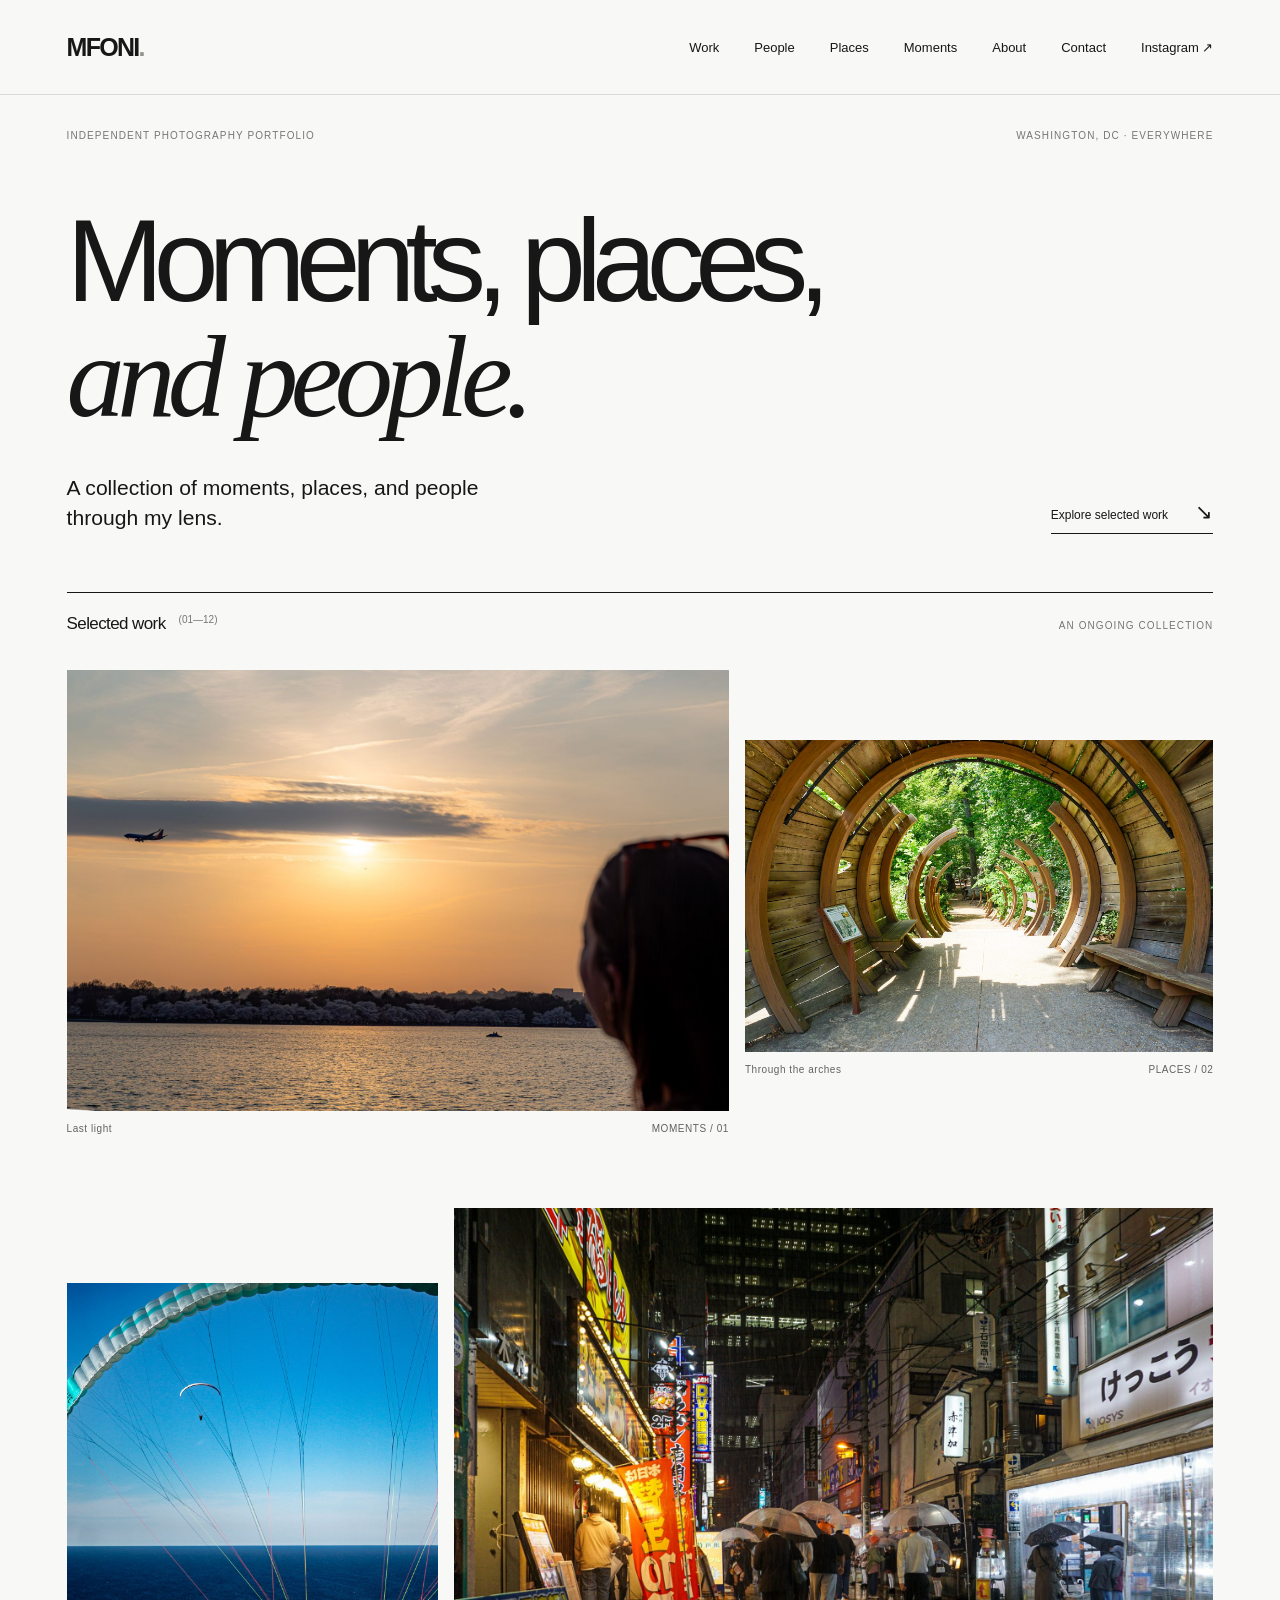
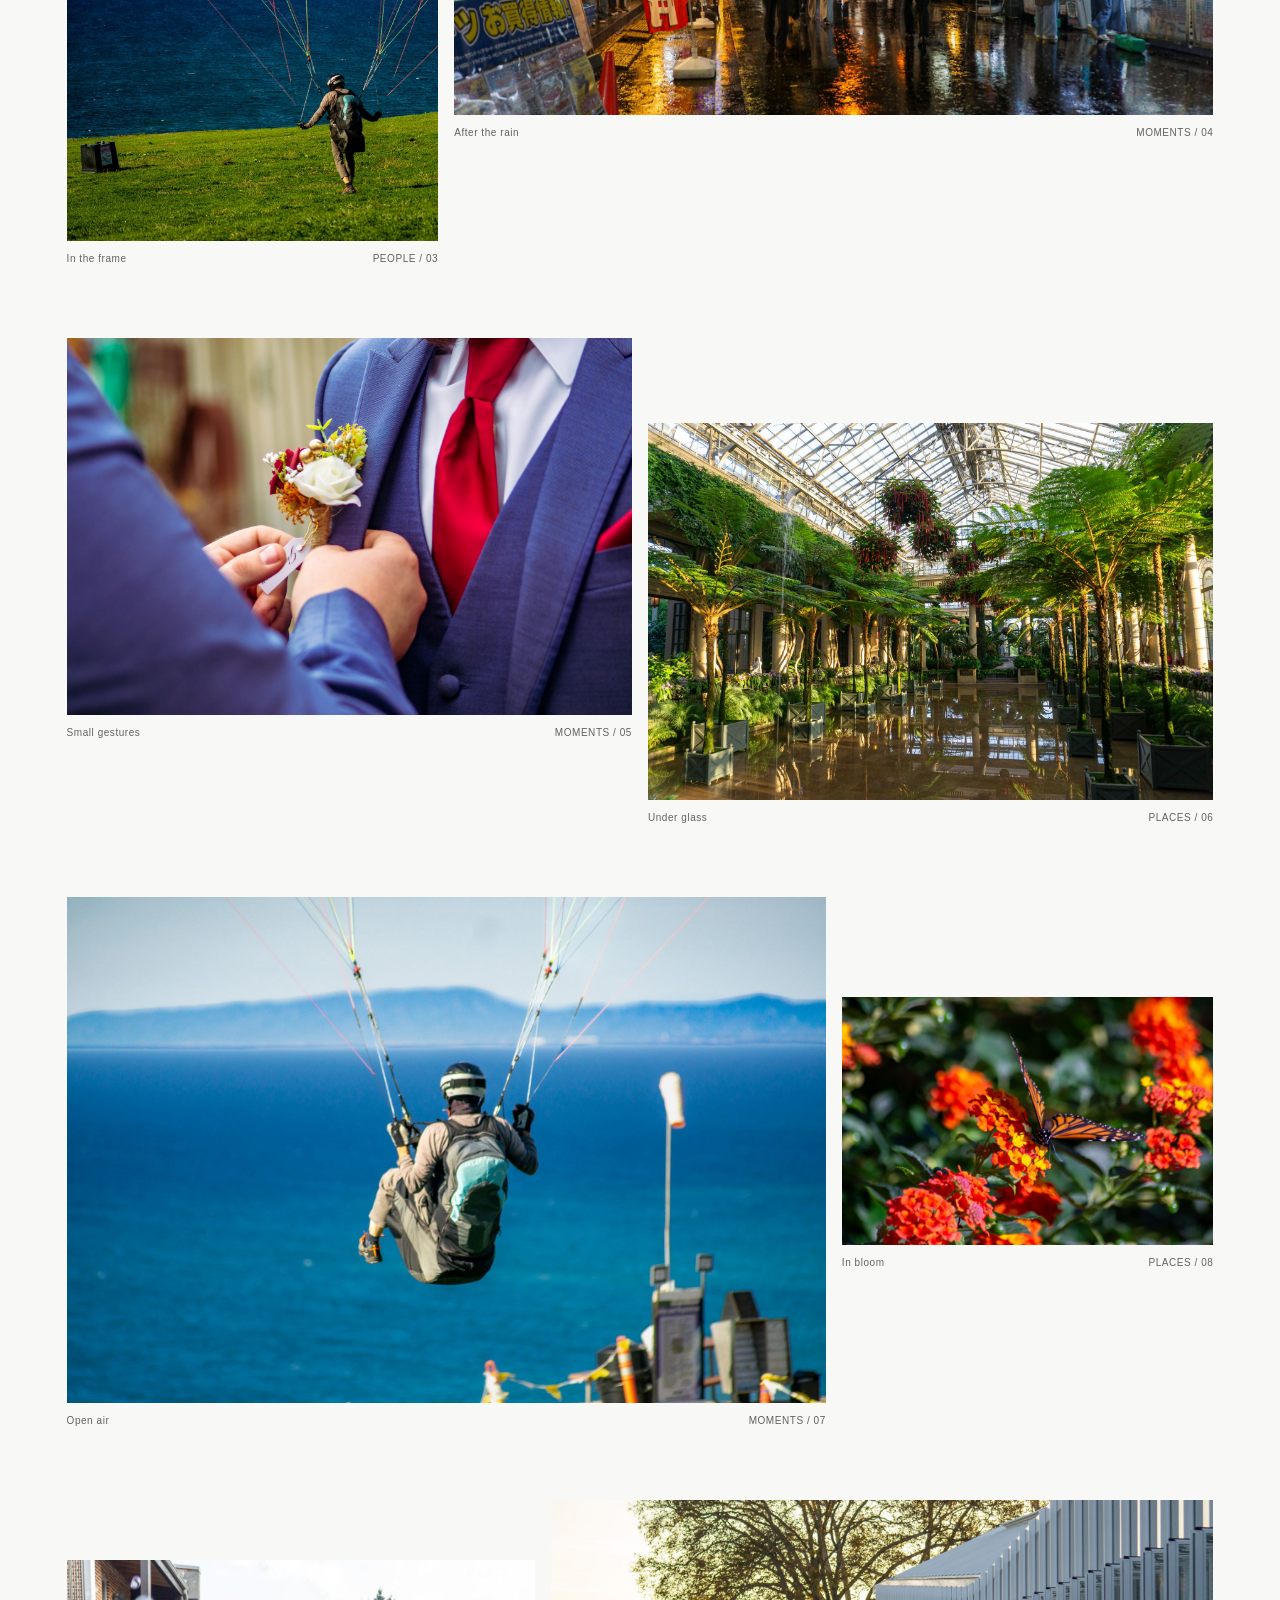
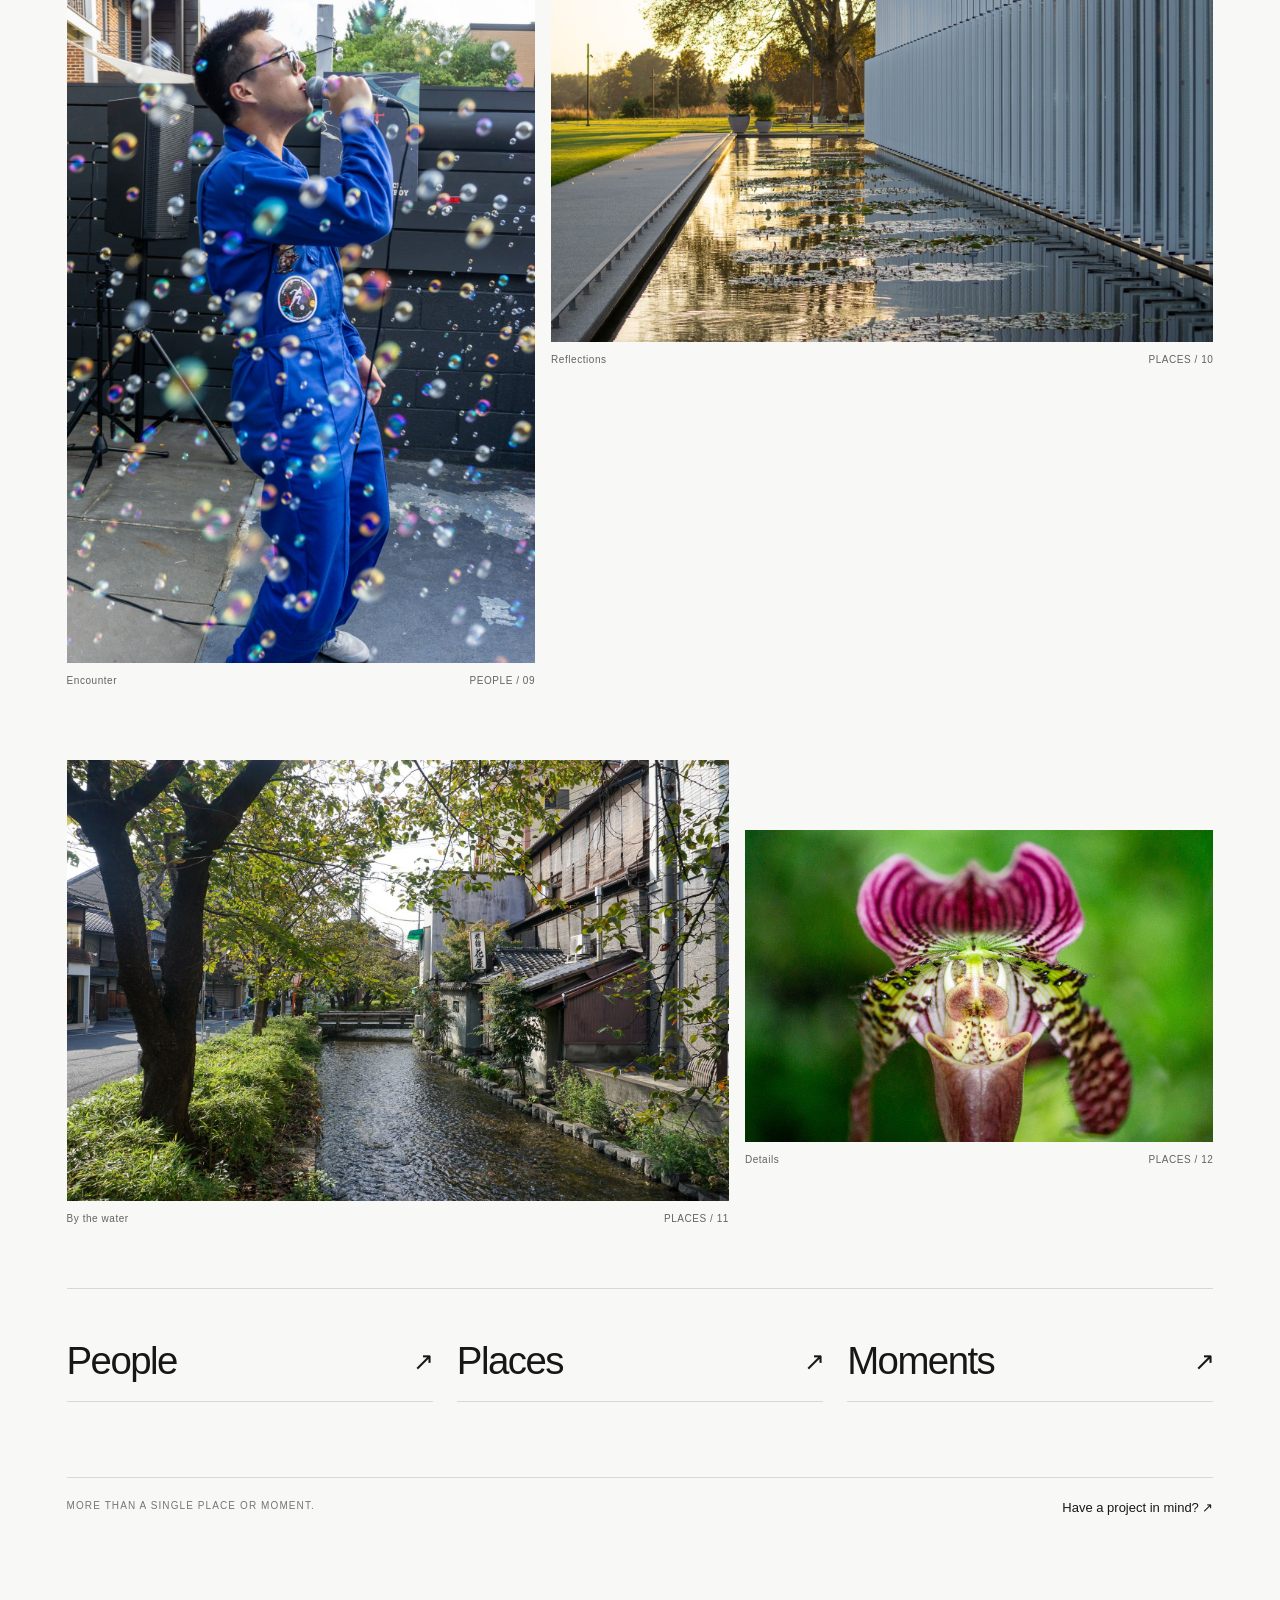
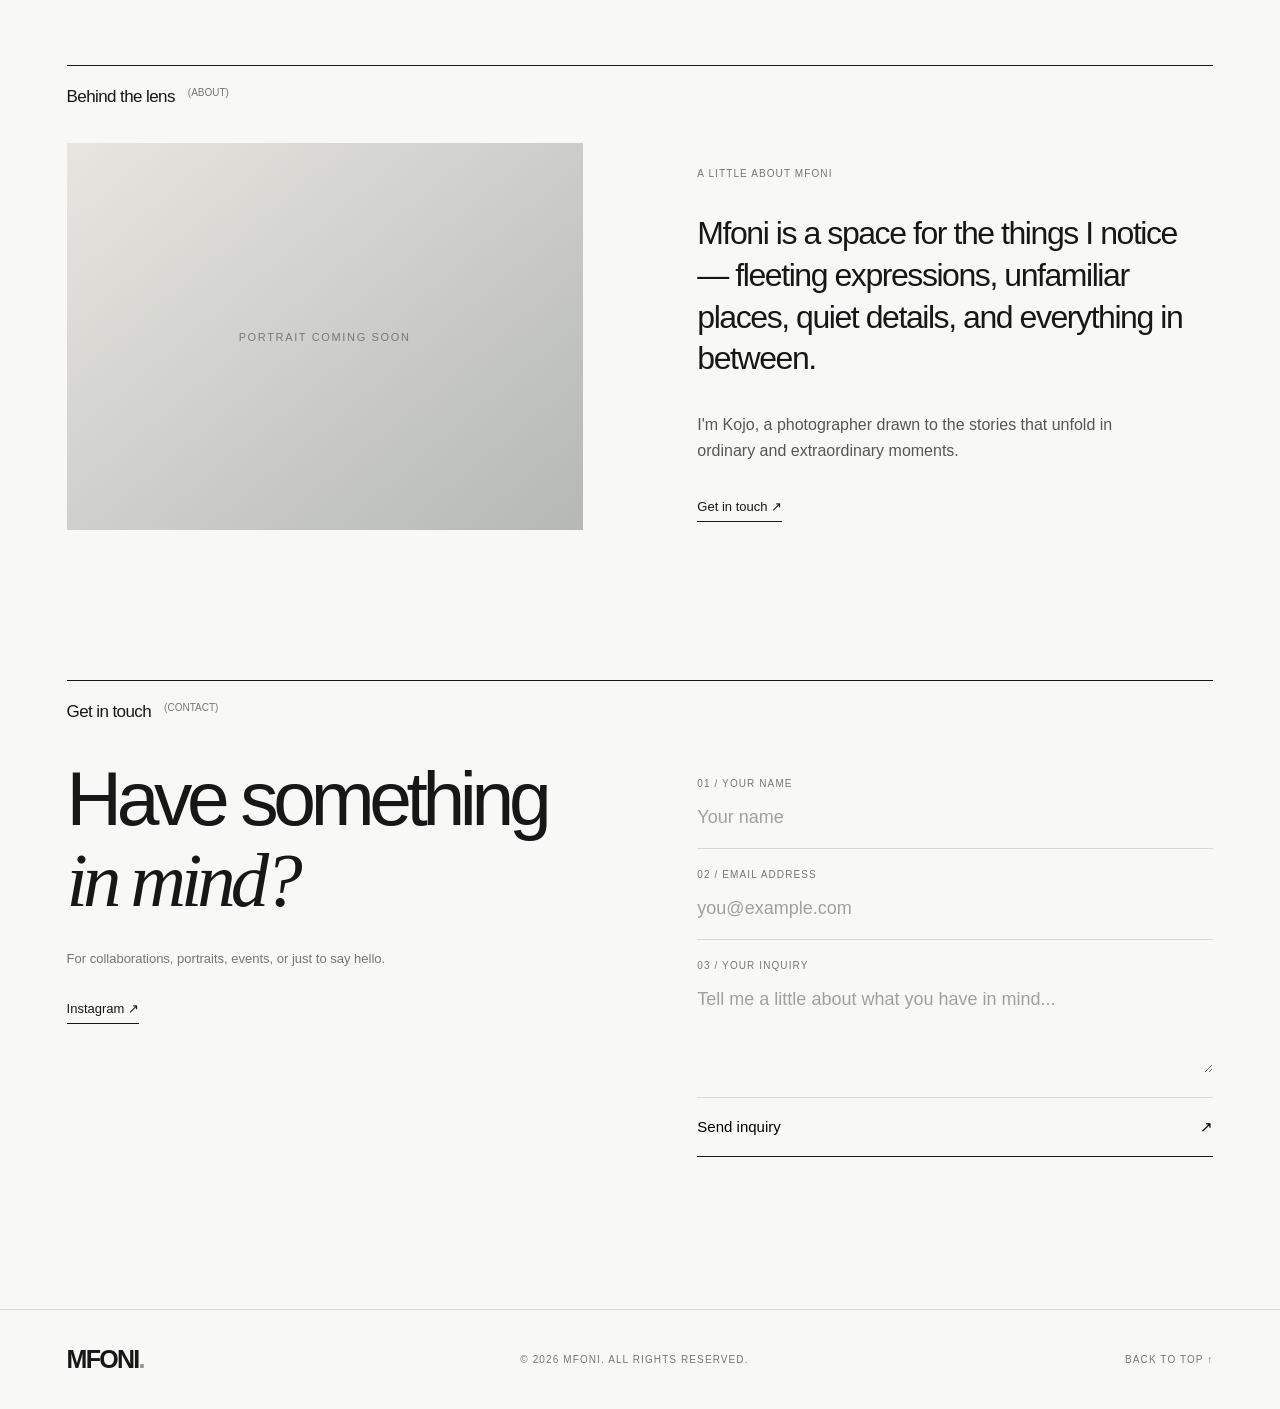
<file: index.html>
<!doctype html>
<html lang="en">
<head>
  <meta charset="utf-8">
  <meta name="viewport" content="width=device-width, initial-scale=1">
  <meta name="theme-color" content="#f8f8f6">
  <meta name="description" content="Mfoni — A collection of moments, places, and people through my lens.">
  <title>MFONI — Photography</title>
  <link rel="stylesheet" href="styles.css">
</head>

<body>
  <header class="site-header">
    <a class="brand" href="#home" aria-label="Mfoni home">
      MFONI<span class="brand-dot">.</span>
    </a>

    <button class="menu-toggle" aria-label="Toggle navigation" aria-expanded="false">
      Menu <span>+</span>
    </button>

    <nav class="nav" aria-label="Main navigation">
      <a href="#work">Work</a>
      <a href="people.html">People</a>
      <a href="places.html">Places</a>
      <a href="moments.html">Moments</a>
      <a href="#about">About</a>
      <a href="#contact">Contact</a>
      <a href="https://www.instagram.com/_mfoni/" target="_blank" rel="noopener noreferrer" aria-label="Mfoni Instagram">Instagram ↗</a>
    </nav>
  </header>

  <main id="home">

    <!-- INTRO -->
    <section class="intro" aria-labelledby="hero-heading">
      <div class="intro-meta">
        <span>INDEPENDENT PHOTOGRAPHY PORTFOLIO</span>
        <span>WASHINGTON, DC · EVERYWHERE</span>
      </div>

      <h1 id="hero-heading">
        Moments, places,<br>
        <em>and people.</em>
      </h1>

      <div class="intro-bottom">
        <p>A collection of moments, places, and people through my lens.</p>
        <a href="#work" class="down-link">
          Explore selected work <span aria-hidden="true">↘</span>
        </a>
      </div>
    </section>

    <!-- SELECTED WORK -->
    <section class="work section-wrap" id="work" aria-labelledby="work-heading">
      <div class="section-head">
        <h2 id="work-heading">
          Selected work<span class="sup">(01—12)</span>
        </h2>
        <span>AN ONGOING COLLECTION</span>
      </div>

      <!-- Populated by script.js -->
      <div class="gallery" id="gallery"></div>

      <!-- CATEGORY NAVIGATION -->
      <div class="category-links" aria-label="Explore photography categories">
        <a href="people.html">People <span>↗</span></a>
        <a href="places.html">Places <span>↗</span></a>
        <a href="moments.html">Moments <span>↗</span></a>
      </div>

      <div class="work-footer">
        <span>MORE THAN A SINGLE PLACE OR MOMENT.</span>
        <a href="#contact">Have a project in mind? ↗</a>
      </div>
    </section>

    <!-- ABOUT -->
    <section class="about section-wrap" id="about">
      <div class="section-head">
        <h2>Behind the lens<span class="sup">(ABOUT)</span></h2>
      </div>

      <div class="about-layout">
        <div class="about-image" role="img" aria-label="Placeholder portrait — replace with a photograph of the artist">
          <span>PORTRAIT COMING SOON</span>
        </div>

        <div class="about-copy">
          <span class="eyebrow">A LITTLE ABOUT MFONI</span>

          <p>
            Mfoni is a space for the things I notice — fleeting expressions,
            unfamiliar places, quiet details, and everything in between.
          </p>

          <p>
            I'm Kojo, a photographer drawn to the stories that unfold
            in ordinary and extraordinary moments.
          </p>

          <a href="#contact" class="text-link">Get in touch ↗</a>
        </div>
      </div>
    </section>

    <!-- CONTACT -->
    <section class="contact section-wrap" id="contact">
      <div class="section-head">
        <h2>Get in touch<span class="sup">(CONTACT)</span></h2>
      </div>

      <div class="contact-layout">
        <div>
          <p class="contact-lead">
            Have something<br>
            <em>in mind?</em>
          </p>

          <p class="contact-note">
            For collaborations, portraits, events, or just to say hello.
          </p>

          <a class="text-link" href="https://www.instagram.com/_mfoni/" target="_blank" rel="noopener noreferrer">
            Instagram ↗
          </a>
        </div>

        <form id="contact-form" action="" method="POST">
          <div class="form-field">
            <label for="name">01 / YOUR NAME</label>
            <input id="name" name="name" type="text" placeholder="Your name" autocomplete="name" required>
          </div>

          <div class="form-field">
            <label for="email">02 / EMAIL ADDRESS</label>
            <input id="email" name="email" type="email" placeholder="you@example.com" autocomplete="email" required>
          </div>

          <div class="form-field">
            <label for="message">03 / YOUR INQUIRY</label>
            <textarea id="message" name="message" rows="4" placeholder="Tell me a little about what you have in mind..." required></textarea>
          </div>

          <button class="submit-button" type="submit">
            Send inquiry <span>↗</span>
          </button>

          <p class="form-status" role="status" aria-live="polite"></p>
        </form>
      </div>
    </section>
  </main>

  <!-- FOOTER -->
  <footer class="footer">
    <a class="brand" href="#home">
      MFONI<span class="brand-dot">.</span>
    </a>

    <span>© <span id="year"></span> MFONI. ALL RIGHTS RESERVED.</span>

    <a href="#home">BACK TO TOP ↑</a>
  </footer>

  <!-- FULLSCREEN PHOTO VIEWER -->
  <dialog id="lightbox" class="lightbox" aria-label="Photograph viewer">
    <button class="lightbox-close" aria-label="Close viewer">×</button>
    <button class="lightbox-prev" aria-label="Previous photograph">←</button>
    <img alt="">
    <button class="lightbox-next" aria-label="Next photograph">→</button>
    <p class="lightbox-caption"></p>
  </dialog>

  <script src="script.js" defer></script>
</body>
</html>
</file>
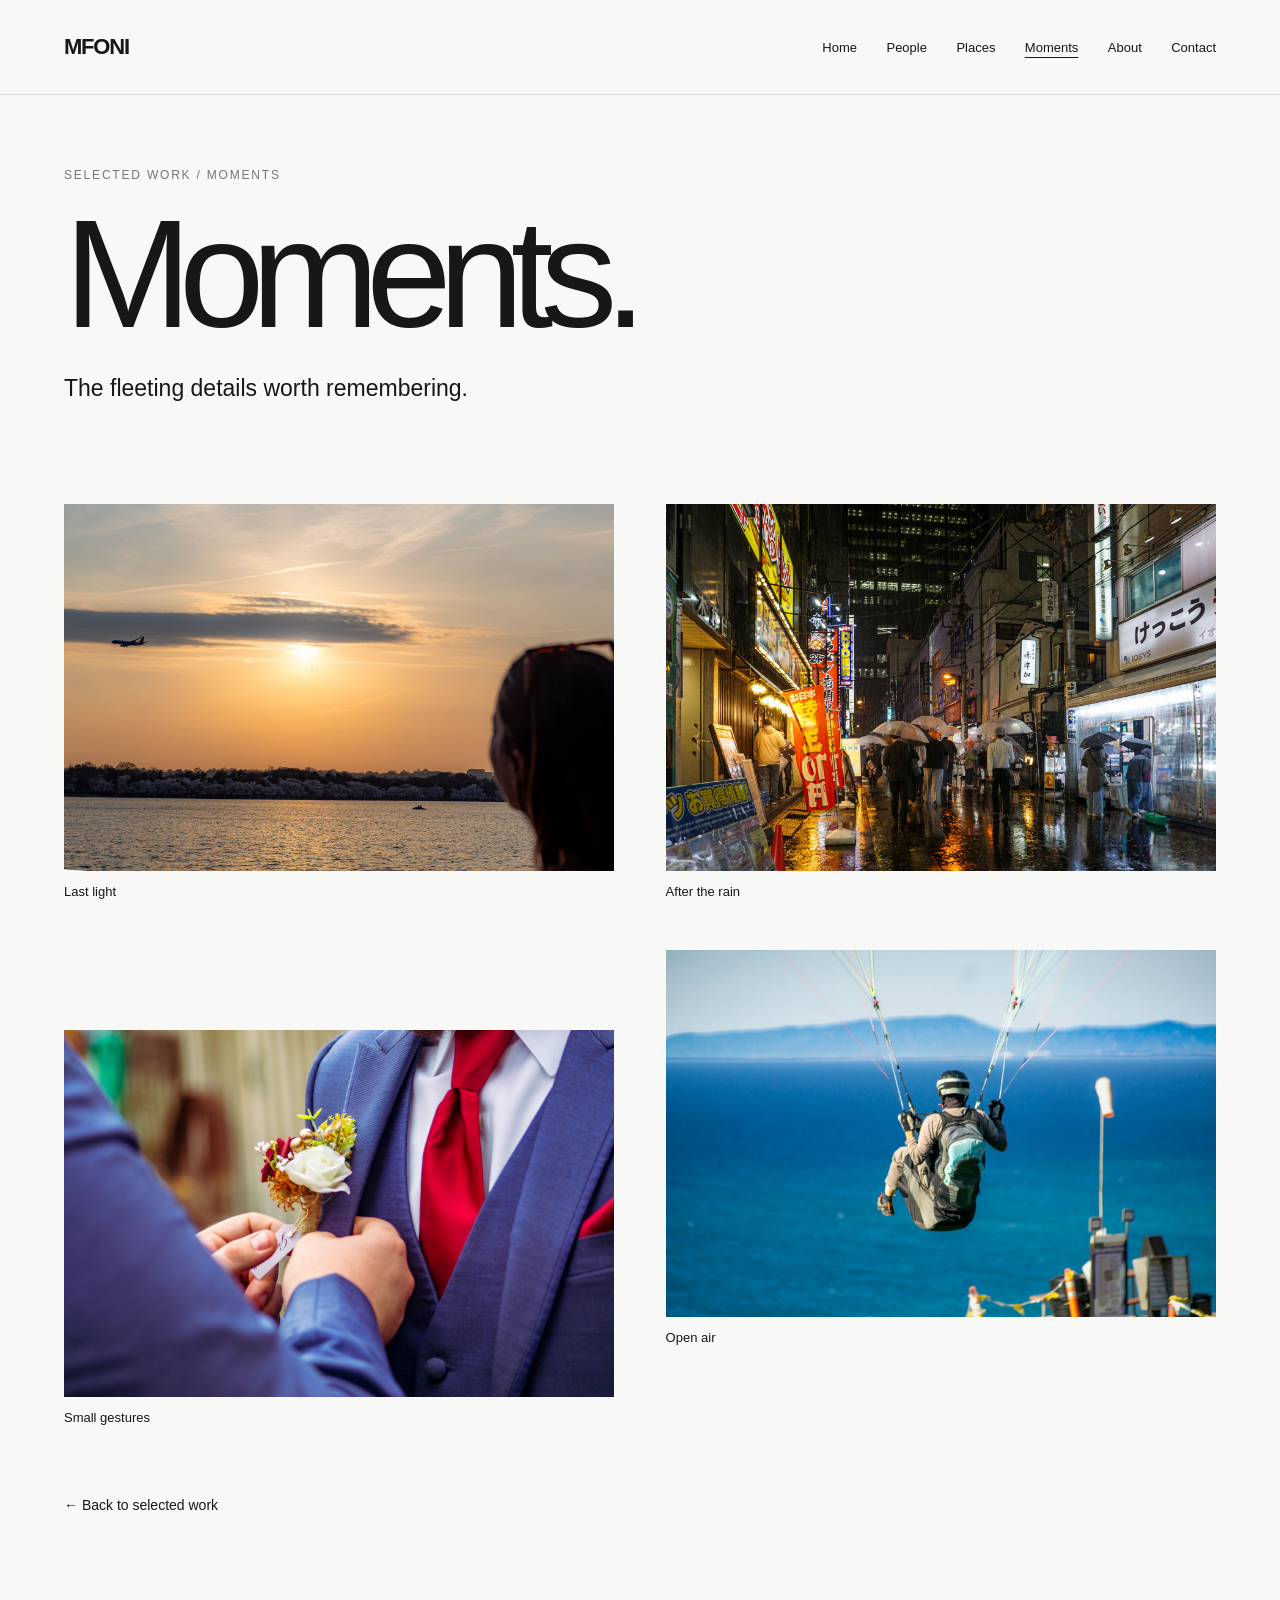
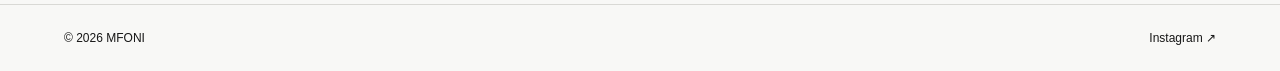
<file: moments.html>
<!doctype html>
<html lang="en"><head><meta charset="utf-8"><meta name="viewport" content="width=device-width, initial-scale=1"><meta name="description" content="Moments photography by MFONI."><title>Moments — MFONI</title><link rel="stylesheet" href="styles.css">
<style>
:root{--paper:#f8f8f6;--ink:#171717}*{box-sizing:border-box}body{margin:0;background:var(--paper);color:var(--ink);font-family:Arial,Helvetica,sans-serif}.site-header{padding:28px clamp(20px,5vw,76px);display:flex;align-items:center;justify-content:space-between;gap:24px;flex-wrap:wrap}.brand{font-size:22px;font-weight:750;letter-spacing:-.055em;text-decoration:none;color:inherit}.site-nav{display:flex;gap:clamp(14px,2.3vw,34px);flex-wrap:wrap}.site-nav a{font-size:13px;color:inherit;text-decoration:none}.site-nav a[aria-current]{text-decoration:underline;text-underline-offset:5px}main{padding:0 clamp(20px,5vw,76px) 90px}.intro{padding:70px 0 75px;max-width:900px}.eyebrow{font-size:12px;letter-spacing:.15em;text-transform:uppercase}h1{font-size:clamp(64px,12vw,170px);letter-spacing:-.085em;line-height:.9;margin:22px 0 28px;font-weight:500}.intro p{font-size:clamp(16px,2vw,23px);line-height:1.5;max-width:570px}.gallery-grid{display:grid;grid-template-columns:repeat(2,minmax(0,1fr));gap:clamp(20px,4vw,68px);align-items:start}.photo{padding:0;border:0;background:transparent;text-align:left;cursor:zoom-in;color:inherit;font:inherit}.photo img{width:100%;height:auto;display:block;object-fit:cover}.photo span{display:block;font-size:13px;margin-top:13px}.photo:nth-child(3n){margin-top:80px}.back{display:inline-block;margin-top:72px;color:inherit;text-underline-offset:4px;font-size:14px}footer{padding:26px clamp(20px,5vw,76px);border-top:1px solid #d9d9d5;display:flex;justify-content:space-between;gap:20px;font-size:12px}dialog{padding:0;border:0;background:#111;color:white;max-width:95vw;max-height:95vh}dialog::backdrop{background:rgba(0,0,0,.92)}.viewer{display:flex;flex-direction:column;align-items:center;padding:40px 20px 20px}.viewer img{max-width:88vw;max-height:75vh;object-fit:contain}.viewer button{position:absolute;top:10px;right:15px;background:none;border:0;color:white;font-size:28px;cursor:pointer}.viewer p{font-size:13px}@media(max-width:650px){.intro{padding:42px 0 50px}.gallery-grid{grid-template-columns:1fr;gap:34px}.photo:nth-child(3n){margin-top:0}.site-header{padding-top:20px}}
</style></head><body>
<header class="site-header"><a class="brand" href="index.html">MFONI</a><nav class="site-nav" aria-label="Main navigation"><a href="index.html">Home</a><a href="people.html" >People</a><a href="places.html" >Places</a><a href="moments.html" aria-current="page">Moments</a><a href="index.html#about">About</a><a href="index.html#contact">Contact</a></nav></header>
<main><section class="intro"><span class="eyebrow">Selected work / Moments</span><h1>Moments.</h1><p>The fleeting details worth remembering.</p></section><section class="gallery-grid" aria-label="Moments gallery"><button class="photo" type="button" data-src="images/163A0630.jpg" data-title="Last light" aria-label="View Last light"><img src="images/163A0630.jpg" alt="Last light" loading="lazy"><span>Last light</span></button>
<button class="photo" type="button" data-src="images/IMG_5953.jpg" data-title="After the rain" aria-label="View After the rain"><img src="images/IMG_5953.jpg" alt="After the rain" loading="lazy"><span>After the rain</span></button>
<button class="photo" type="button" data-src="images/DSC09219.jpg" data-title="Small gestures" aria-label="View Small gestures"><img src="images/DSC09219.jpg" alt="Small gestures" loading="lazy"><span>Small gestures</span></button>
<button class="photo" type="button" data-src="images/DSC09758.jpg" data-title="Open air" aria-label="View Open air"><img src="images/DSC09758.jpg" alt="Open air" loading="lazy"><span>Open air</span></button></section><a class="back" href="index.html">← Back to selected work</a></main>
<footer><span>© <span id="year"></span> MFONI</span><a href="https://www.instagram.com/_mfoni/" style="color:inherit">Instagram ↗</a></footer>
<dialog id="lightbox" aria-label="Photo viewer"><div class="viewer"><button type="button" id="close" aria-label="Close photo">×</button><img alt=""><p id="caption"></p></div></dialog>
<script>
document.getElementById('year').textContent=new Date().getFullYear();
const dialog=document.getElementById('lightbox');const viewer=dialog.querySelector('img');const caption=document.getElementById('caption');const cards=[...document.querySelectorAll('.photo')];let active=0;
function show(i){active=(i+cards.length)%cards.length;viewer.src=cards[active].dataset.src;viewer.alt=cards[active].dataset.title;caption.textContent=cards[active].dataset.title+' — '+(active+1)+' / '+cards.length;}
cards.forEach((card,i)=>card.addEventListener('click',()=>{show(i);dialog.showModal()}));
document.getElementById('close').addEventListener('click',()=>dialog.close());
document.addEventListener('keydown',e=>{if(!dialog.open)return;if(e.key==='ArrowRight')show(active+1);if(e.key==='ArrowLeft')show(active-1)});
dialog.addEventListener('click',e=>{if(e.target===dialog)dialog.close()});
</script></body></html>
</file>
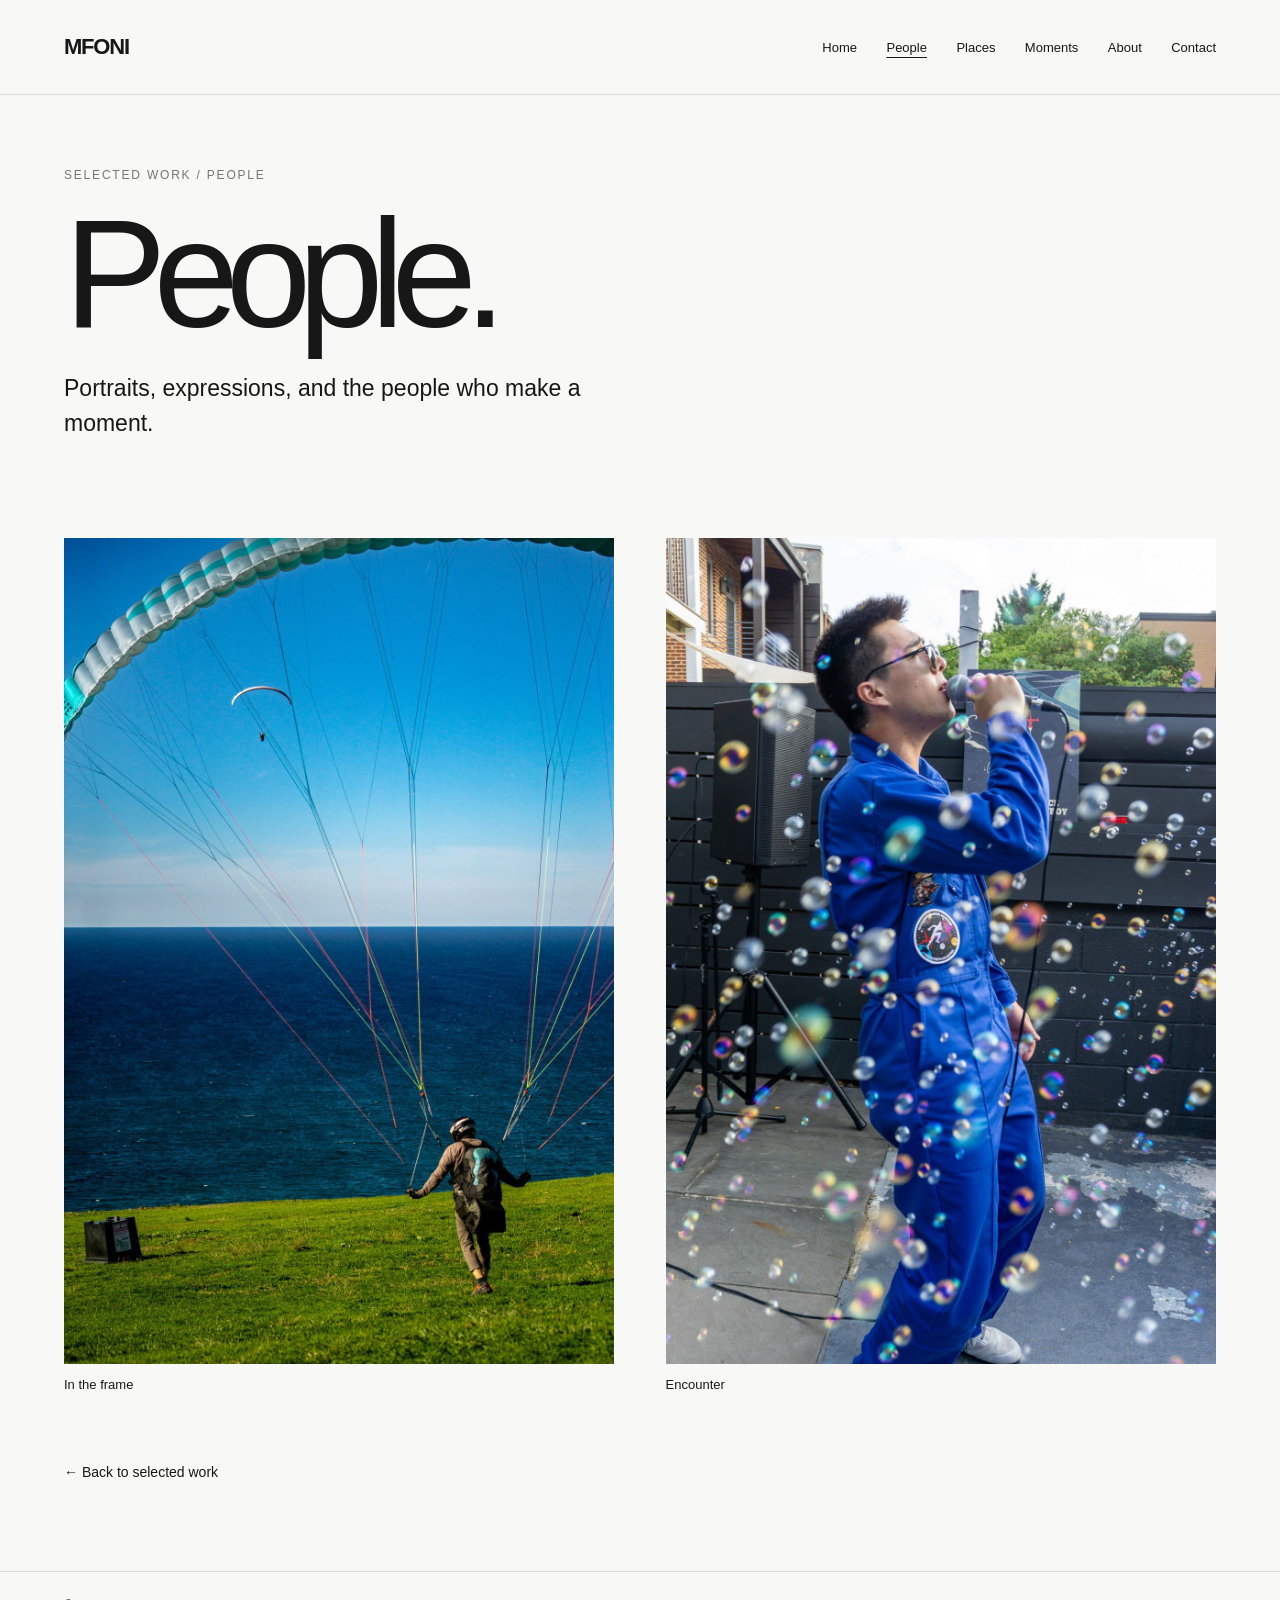
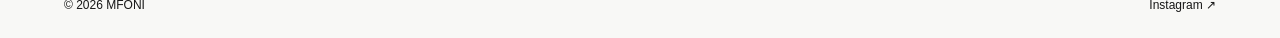
<file: people.html>
<!doctype html>
<html lang="en"><head><meta charset="utf-8"><meta name="viewport" content="width=device-width, initial-scale=1"><meta name="description" content="People photography by MFONI."><title>People — MFONI</title><link rel="stylesheet" href="styles.css">
<style>
:root{--paper:#f8f8f6;--ink:#171717}*{box-sizing:border-box}body{margin:0;background:var(--paper);color:var(--ink);font-family:Arial,Helvetica,sans-serif}.site-header{padding:28px clamp(20px,5vw,76px);display:flex;align-items:center;justify-content:space-between;gap:24px;flex-wrap:wrap}.brand{font-size:22px;font-weight:750;letter-spacing:-.055em;text-decoration:none;color:inherit}.site-nav{display:flex;gap:clamp(14px,2.3vw,34px);flex-wrap:wrap}.site-nav a{font-size:13px;color:inherit;text-decoration:none}.site-nav a[aria-current]{text-decoration:underline;text-underline-offset:5px}main{padding:0 clamp(20px,5vw,76px) 90px}.intro{padding:70px 0 75px;max-width:900px}.eyebrow{font-size:12px;letter-spacing:.15em;text-transform:uppercase}h1{font-size:clamp(64px,12vw,170px);letter-spacing:-.085em;line-height:.9;margin:22px 0 28px;font-weight:500}.intro p{font-size:clamp(16px,2vw,23px);line-height:1.5;max-width:570px}.gallery-grid{display:grid;grid-template-columns:repeat(2,minmax(0,1fr));gap:clamp(20px,4vw,68px);align-items:start}.photo{padding:0;border:0;background:transparent;text-align:left;cursor:zoom-in;color:inherit;font:inherit}.photo img{width:100%;height:auto;display:block;object-fit:cover}.photo span{display:block;font-size:13px;margin-top:13px}.photo:nth-child(3n){margin-top:80px}.back{display:inline-block;margin-top:72px;color:inherit;text-underline-offset:4px;font-size:14px}footer{padding:26px clamp(20px,5vw,76px);border-top:1px solid #d9d9d5;display:flex;justify-content:space-between;gap:20px;font-size:12px}dialog{padding:0;border:0;background:#111;color:white;max-width:95vw;max-height:95vh}dialog::backdrop{background:rgba(0,0,0,.92)}.viewer{display:flex;flex-direction:column;align-items:center;padding:40px 20px 20px}.viewer img{max-width:88vw;max-height:75vh;object-fit:contain}.viewer button{position:absolute;top:10px;right:15px;background:none;border:0;color:white;font-size:28px;cursor:pointer}.viewer p{font-size:13px}@media(max-width:650px){.intro{padding:42px 0 50px}.gallery-grid{grid-template-columns:1fr;gap:34px}.photo:nth-child(3n){margin-top:0}.site-header{padding-top:20px}}
</style></head><body>
<header class="site-header"><a class="brand" href="index.html">MFONI</a><nav class="site-nav" aria-label="Main navigation"><a href="index.html">Home</a><a href="people.html" aria-current="page">People</a><a href="places.html" >Places</a><a href="moments.html" >Moments</a><a href="index.html#about">About</a><a href="index.html#contact">Contact</a></nav></header>
<main><section class="intro"><span class="eyebrow">Selected work / People</span><h1>People.</h1><p>Portraits, expressions, and the people who make a moment.</p></section><section class="gallery-grid" aria-label="People gallery"><button class="photo" type="button" data-src="images/DSC09766.jpg" data-title="In the frame" aria-label="View In the frame"><img src="images/DSC09766.jpg" alt="In the frame" loading="lazy"><span>In the frame</span></button>
<button class="photo" type="button" data-src="images/DSC07727.jpg" data-title="Encounter" aria-label="View Encounter"><img src="images/DSC07727.jpg" alt="Encounter" loading="lazy"><span>Encounter</span></button></section><a class="back" href="index.html">← Back to selected work</a></main>
<footer><span>© <span id="year"></span> MFONI</span><a href="https://www.instagram.com/_mfoni/" style="color:inherit">Instagram ↗</a></footer>
<dialog id="lightbox" aria-label="Photo viewer"><div class="viewer"><button type="button" id="close" aria-label="Close photo">×</button><img alt=""><p id="caption"></p></div></dialog>
<script>
document.getElementById('year').textContent=new Date().getFullYear();
const dialog=document.getElementById('lightbox');const viewer=dialog.querySelector('img');const caption=document.getElementById('caption');const cards=[...document.querySelectorAll('.photo')];let active=0;
function show(i){active=(i+cards.length)%cards.length;viewer.src=cards[active].dataset.src;viewer.alt=cards[active].dataset.title;caption.textContent=cards[active].dataset.title+' — '+(active+1)+' / '+cards.length;}
cards.forEach((card,i)=>card.addEventListener('click',()=>{show(i);dialog.showModal()}));
document.getElementById('close').addEventListener('click',()=>dialog.close());
document.addEventListener('keydown',e=>{if(!dialog.open)return;if(e.key==='ArrowRight')show(active+1);if(e.key==='ArrowLeft')show(active-1)});
dialog.addEventListener('click',e=>{if(e.target===dialog)dialog.close()});
</script></body></html>
</file>
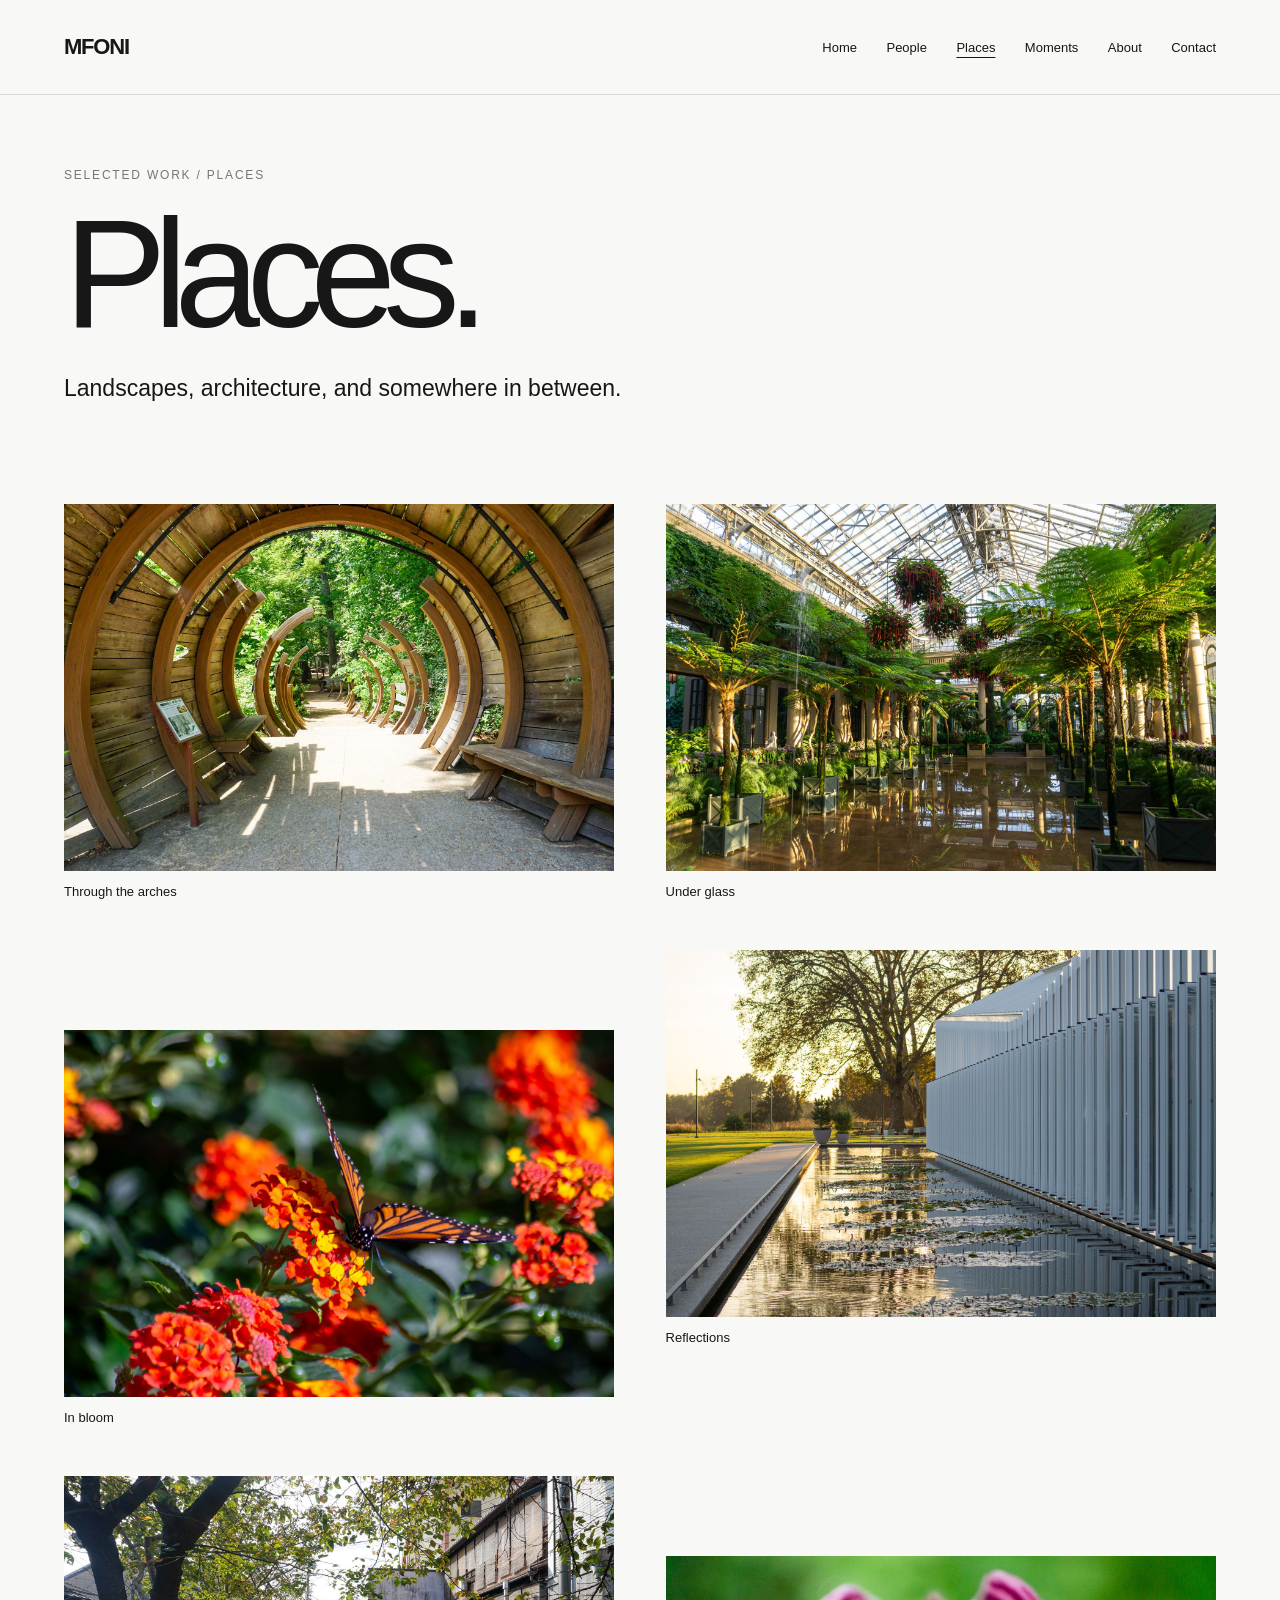
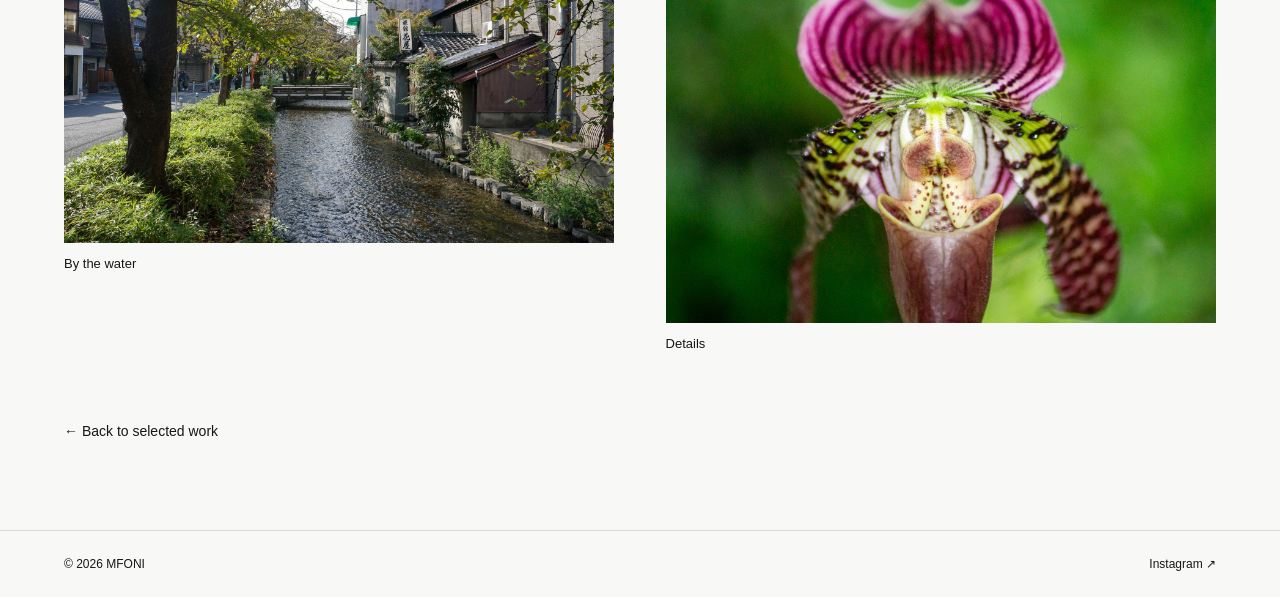
<file: places.html>
<!doctype html>
<html lang="en"><head><meta charset="utf-8"><meta name="viewport" content="width=device-width, initial-scale=1"><meta name="description" content="Places photography by MFONI."><title>Places — MFONI</title><link rel="stylesheet" href="styles.css">
<style>
:root{--paper:#f8f8f6;--ink:#171717}*{box-sizing:border-box}body{margin:0;background:var(--paper);color:var(--ink);font-family:Arial,Helvetica,sans-serif}.site-header{padding:28px clamp(20px,5vw,76px);display:flex;align-items:center;justify-content:space-between;gap:24px;flex-wrap:wrap}.brand{font-size:22px;font-weight:750;letter-spacing:-.055em;text-decoration:none;color:inherit}.site-nav{display:flex;gap:clamp(14px,2.3vw,34px);flex-wrap:wrap}.site-nav a{font-size:13px;color:inherit;text-decoration:none}.site-nav a[aria-current]{text-decoration:underline;text-underline-offset:5px}main{padding:0 clamp(20px,5vw,76px) 90px}.intro{padding:70px 0 75px;max-width:900px}.eyebrow{font-size:12px;letter-spacing:.15em;text-transform:uppercase}h1{font-size:clamp(64px,12vw,170px);letter-spacing:-.085em;line-height:.9;margin:22px 0 28px;font-weight:500}.intro p{font-size:clamp(16px,2vw,23px);line-height:1.5;max-width:570px}.gallery-grid{display:grid;grid-template-columns:repeat(2,minmax(0,1fr));gap:clamp(20px,4vw,68px);align-items:start}.photo{padding:0;border:0;background:transparent;text-align:left;cursor:zoom-in;color:inherit;font:inherit}.photo img{width:100%;height:auto;display:block;object-fit:cover}.photo span{display:block;font-size:13px;margin-top:13px}.photo:nth-child(3n){margin-top:80px}.back{display:inline-block;margin-top:72px;color:inherit;text-underline-offset:4px;font-size:14px}footer{padding:26px clamp(20px,5vw,76px);border-top:1px solid #d9d9d5;display:flex;justify-content:space-between;gap:20px;font-size:12px}dialog{padding:0;border:0;background:#111;color:white;max-width:95vw;max-height:95vh}dialog::backdrop{background:rgba(0,0,0,.92)}.viewer{display:flex;flex-direction:column;align-items:center;padding:40px 20px 20px}.viewer img{max-width:88vw;max-height:75vh;object-fit:contain}.viewer button{position:absolute;top:10px;right:15px;background:none;border:0;color:white;font-size:28px;cursor:pointer}.viewer p{font-size:13px}@media(max-width:650px){.intro{padding:42px 0 50px}.gallery-grid{grid-template-columns:1fr;gap:34px}.photo:nth-child(3n){margin-top:0}.site-header{padding-top:20px}}
</style></head><body>
<header class="site-header"><a class="brand" href="index.html">MFONI</a><nav class="site-nav" aria-label="Main navigation"><a href="index.html">Home</a><a href="people.html" >People</a><a href="places.html" aria-current="page">Places</a><a href="moments.html" >Moments</a><a href="index.html#about">About</a><a href="index.html#contact">Contact</a></nav></header>
<main><section class="intro"><span class="eyebrow">Selected work / Places</span><h1>Places.</h1><p>Landscapes, architecture, and somewhere in between.</p></section><section class="gallery-grid" aria-label="Places gallery"><button class="photo" type="button" data-src="images/IMG_3264.jpg" data-title="Through the arches" aria-label="View Through the arches"><img src="images/IMG_3264.jpg" alt="Through the arches" loading="lazy"><span>Through the arches</span></button>
<button class="photo" type="button" data-src="images/DSC08057.jpg" data-title="Under glass" aria-label="View Under glass"><img src="images/DSC08057.jpg" alt="Under glass" loading="lazy"><span>Under glass</span></button>
<button class="photo" type="button" data-src="images/DSC07982.jpg" data-title="In bloom" aria-label="View In bloom"><img src="images/DSC07982.jpg" alt="In bloom" loading="lazy"><span>In bloom</span></button>
<button class="photo" type="button" data-src="images/DSC08096.jpg" data-title="Reflections" aria-label="View Reflections"><img src="images/DSC08096.jpg" alt="Reflections" loading="lazy"><span>Reflections</span></button>
<button class="photo" type="button" data-src="images/IMG_6285.jpg" data-title="By the water" aria-label="View By the water"><img src="images/IMG_6285.jpg" alt="By the water" loading="lazy"><span>By the water</span></button>
<button class="photo" type="button" data-src="images/DSC08092.jpg" data-title="Details" aria-label="View Details"><img src="images/DSC08092.jpg" alt="Details" loading="lazy"><span>Details</span></button></section><a class="back" href="index.html">← Back to selected work</a></main>
<footer><span>© <span id="year"></span> MFONI</span><a href="https://www.instagram.com/_mfoni/" style="color:inherit">Instagram ↗</a></footer>
<dialog id="lightbox" aria-label="Photo viewer"><div class="viewer"><button type="button" id="close" aria-label="Close photo">×</button><img alt=""><p id="caption"></p></div></dialog>
<script>
document.getElementById('year').textContent=new Date().getFullYear();
const dialog=document.getElementById('lightbox');const viewer=dialog.querySelector('img');const caption=document.getElementById('caption');const cards=[...document.querySelectorAll('.photo')];let active=0;
function show(i){active=(i+cards.length)%cards.length;viewer.src=cards[active].dataset.src;viewer.alt=cards[active].dataset.title;caption.textContent=cards[active].dataset.title+' — '+(active+1)+' / '+cards.length;}
cards.forEach((card,i)=>card.addEventListener('click',()=>{show(i);dialog.showModal()}));
document.getElementById('close').addEventListener('click',()=>dialog.close());
document.addEventListener('keydown',e=>{if(!dialog.open)return;if(e.key==='ArrowRight')show(active+1);if(e.key==='ArrowLeft')show(active-1)});
dialog.addEventListener('click',e=>{if(e.target===dialog)dialog.close()});
</script></body></html>
</file>
<file: styles.css>
:root{--paper:#f8f8f6;--ink:#171717;--muted:#767671;--line:#d9d9d4}*{box-sizing:border-box}html{scroll-behavior:smooth}body{margin:0;background:var(--paper);color:var(--ink);font-family:Arial,Helvetica,sans-serif;-webkit-font-smoothing:antialiased}a{color:inherit;text-decoration:none}button,input,textarea{font:inherit}button{cursor:pointer}.site-header{height:95px;padding:0 5.2%;display:flex;justify-content:space-between;align-items:center;border-bottom:1px solid var(--line);background:var(--paper);position:relative;z-index:20}.brand{font-weight:800;font-size:25px;letter-spacing:-1.7px}.brand-dot{color:#92928d}.nav{display:flex;gap:35px;align-items:center;font-size:13px}.nav a:hover,.text-link:hover{opacity:.5}.menu-toggle{display:none}.intro{padding:35px 5.2% 58px}.intro-meta,.section-head,.eyebrow,.work-footer,.footer,.contact-note,.form-field label{font-size:10px;letter-spacing:.11em}.intro-meta{display:flex;justify-content:space-between;color:var(--muted)}h1{font-size:clamp(60px,9.1vw,155px);font-weight:300;letter-spacing:-.085em;line-height:.99;margin:63px 0 38px}h1 em,.contact-lead em{font-family:Georgia,serif;font-weight:400;letter-spacing:-.065em}.intro-bottom{display:flex;align-items:end;justify-content:space-between;gap:20px}.intro-bottom p{font-size:clamp(16px,1.65vw,23px);max-width:445px;line-height:1.45;margin:0}.down-link{font-size:12px;border-bottom:1px solid var(--ink);padding-bottom:9px;white-space:nowrap}.down-link span{font-size:21px;margin-left:24px}.section-wrap{padding:0 5.2%}.section-head{display:flex;justify-content:space-between;align-items:baseline;border-top:1px solid var(--ink);padding:21px 0 36px}.section-head h2{font-size:17px;font-weight:500;letter-spacing:-.035em;margin:0}.sup{font-size:10px;color:var(--muted);margin-left:13px;vertical-align:top;letter-spacing:0}.section-head>span{color:var(--muted)}.gallery{display:grid;grid-template-columns:repeat(12,minmax(0,1fr));column-gap:16px;row-gap:74px;align-items:start}.photo-card{margin:0;min-width:0;cursor:zoom-in}.photo-card img{display:block;width:100%;height:auto;aspect-ratio:var(--ratio,4/3);object-fit:cover;background:#deded9;transition:filter .3s,transform .4s}.photo-card:hover img{filter:brightness(.9)}.photo-card figcaption{display:flex;justify-content:space-between;gap:8px;padding-top:12px;font-size:10px;letter-spacing:.055em;color:#62625e}.photo-card:nth-child(10n+1){grid-column:span 7}.photo-card:nth-child(10n+2){grid-column:span 5;margin-top:70px}.photo-card:nth-child(10n+3){grid-column:span 4;margin-top:75px}.photo-card:nth-child(10n+4){grid-column:span 8}.photo-card:nth-child(10n+5){grid-column:span 6}.photo-card:nth-child(10n+6){grid-column:span 6;margin-top:85px}.photo-card:nth-child(10n+7){grid-column:span 8}.photo-card:nth-child(10n+8){grid-column:span 4;margin-top:100px}.photo-card:nth-child(10n+9){grid-column:span 5;margin-top:60px}.photo-card:nth-child(10n+10){grid-column:span 7}.work-footer{display:flex;justify-content:space-between;gap:15px;margin:75px 0 150px;padding-top:22px;border-top:1px solid var(--line)}.work-footer span{color:var(--muted)}.work-footer a{font-size:13px;letter-spacing:0}.about{padding-bottom:150px}.about-layout{display:grid;grid-template-columns:1fr 1fr;gap:10%}.about-image{aspect-ratio:4/3;background:linear-gradient(140deg,#e7e5e0,#b5b8b5);display:grid;place-items:center;color:#777;font-size:11px;letter-spacing:.15em}.about-copy{padding-top:20px}.eyebrow{color:var(--muted)}.about-copy p{font-size:clamp(20px,2.5vw,37px);letter-spacing:-.045em;line-height:1.3}.about-copy p+p{font-size:16px;letter-spacing:0;line-height:1.65;max-width:440px;color:#565652}.text-link{font-size:13px;display:inline-block;border-bottom:1px solid;padding-bottom:7px;margin-top:18px}.contact{padding-bottom:140px}.contact-layout{display:grid;grid-template-columns:1fr 1fr;gap:10%}.contact-lead{font-size:clamp(48px,6vw,100px);line-height:1.05;letter-spacing:-.07em;margin:0 0 25px}.contact-note{line-height:1.8;color:var(--muted);letter-spacing:0;font-size:13px}.form-field{border-bottom:1px solid var(--line);padding:20px 0}.form-field label{display:block;margin-bottom:18px;color:var(--muted)}.form-field input,.form-field textarea{border:0;outline:0;resize:vertical;background:transparent;width:100%;font-size:18px;color:var(--ink);padding:0}.form-field input:focus,.form-field textarea:focus{outline:2px solid #9a9a92;outline-offset:5px}.form-field input::placeholder,.form-field textarea::placeholder{color:#a1a19b}.submit-button{display:flex;justify-content:space-between;width:100%;padding:20px 0;background:transparent;border:0;border-bottom:1px solid var(--ink);font-size:15px;text-align:left}.form-status{font-size:12px;color:#8a5944}.footer{border-top:1px solid var(--line);padding:35px 5.2%;display:flex;align-items:center;justify-content:space-between;gap:20px;color:var(--muted)}.footer .brand{color:var(--ink)}.lightbox{border:0;max-width:none;max-height:none;width:100vw;height:100vh;background:rgba(16,16,16,.97);color:white;padding:60px 80px;overflow:hidden}.lightbox[open]{display:flex;align-items:center;justify-content:center}.lightbox::backdrop{background:#111}.lightbox img{max-width:100%;max-height:calc(100vh - 140px);object-fit:contain}.lightbox button{position:absolute;border:0;background:none;color:white;font-size:30px}.lightbox-close{top:15px;right:35px}.lightbox-prev{left:20px;top:50%}.lightbox-next{right:20px;top:50%}.lightbox-caption{position:absolute;bottom:16px;font-size:12px;letter-spacing:.1em}@media(max-width:700px){.site-header{height:75px;padding:0 6%}.menu-toggle{display:block;border:0;background:none;font-size:13px}.menu-toggle span{font-size:18px}.nav{display:none;position:absolute;top:75px;left:0;right:0;background:var(--paper);padding:25px 6% 30px;flex-direction:column;align-items:flex-start;gap:22px;border-bottom:1px solid var(--line)}.nav.open{display:flex}.intro{padding:25px 6% 65px}.intro-meta span:last-child{display:none}h1{font-size:clamp(52px,12vw,85px);margin:65px 0 30px}.intro-bottom{align-items:start;flex-direction:column;gap:25px}.section-wrap{padding-left:6%;padding-right:6%}.section-head>span{display:none}.gallery{grid-template-columns:repeat(2,minmax(0,1fr));gap:40px 12px}.photo-card:nth-child(n){grid-column:span 1;margin-top:0}.photo-card:nth-child(5n+1){grid-column:span 2}.photo-card:nth-child(5n+4){grid-column:span 2}.photo-card figcaption{font-size:9px}.work-footer{margin:55px 0 100px}.work-footer span{display:none}.about{padding-bottom:100px}.about-layout,.contact-layout{grid-template-columns:1fr;gap:35px}.about-copy p{font-size:27px}.contact{padding-bottom:100px}.footer{flex-wrap:wrap;font-size:9px}.footer .brand{width:100%}.lightbox{padding:60px 40px}.lightbox-prev{left:5px}.lightbox-next{right:5px}}@media(prefers-reduced-motion:reduce){html{scroll-behavior:auto}*{transition:none!important}}

/* MFONI category navigation */
.category-links{display:grid;grid-template-columns:repeat(3,minmax(0,1fr));gap:24px;margin:64px 0 48px;padding-top:32px;border-top:1px solid var(--line)}
.category-links a{display:flex;align-items:center;justify-content:space-between;gap:12px;padding:18px 0;color:var(--ink);font-size:clamp(1.5rem,3vw,2.75rem);font-weight:500;letter-spacing:-.04em;text-decoration:none;border-bottom:1px solid var(--line);transition:opacity .2s ease}
.category-links a:hover{opacity:.5}
.category-links a span{font-size:.65em;font-weight:400}
@media(max-width:700px){.category-links{grid-template-columns:1fr;gap:8px;margin-top:40px}}
</file>
